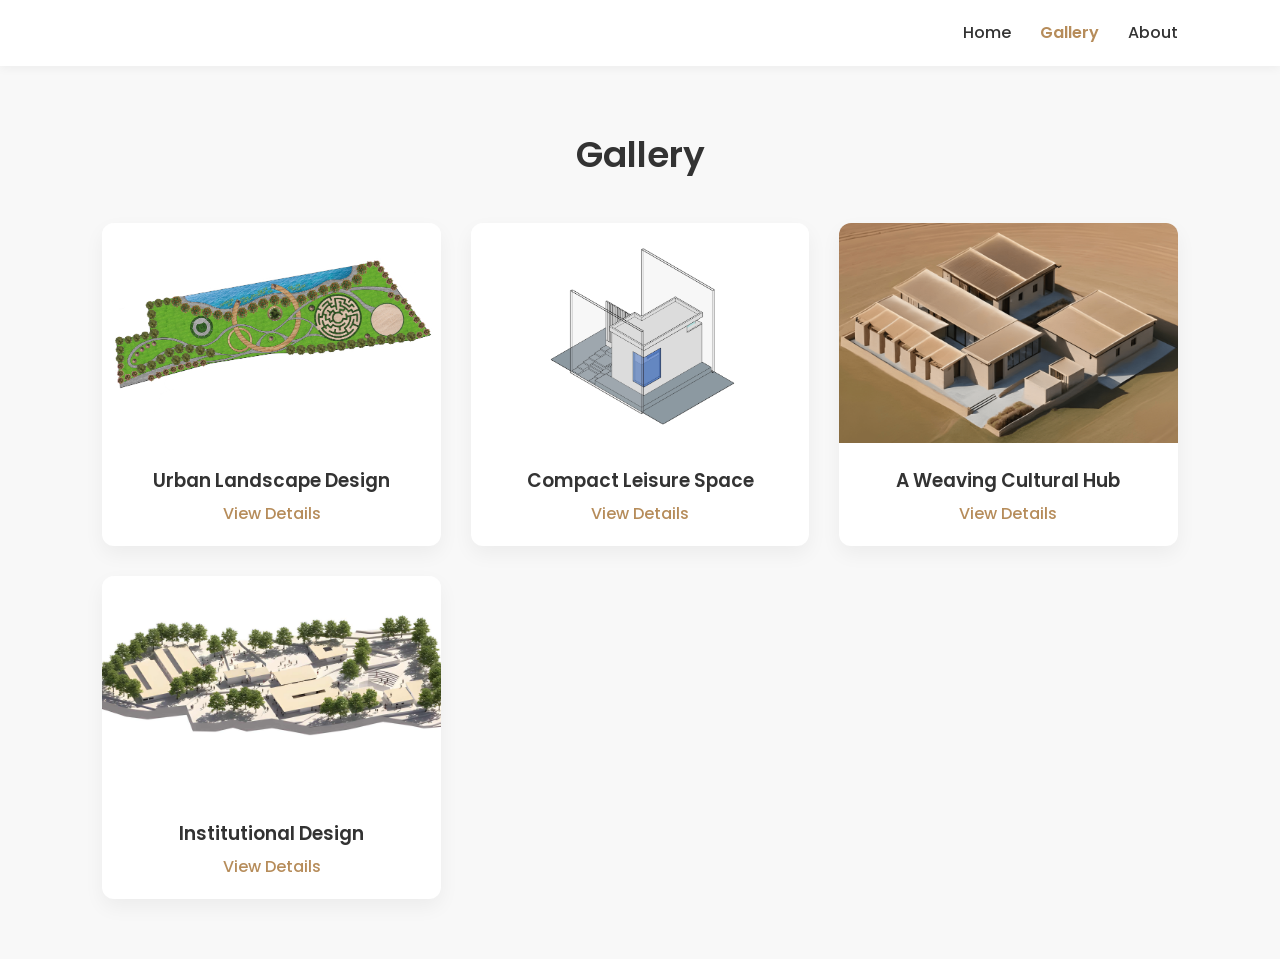
<file: gallery.html>
<!DOCTYPE html>
<html lang="en">
<head>
  <meta charset="UTF-8">
  <meta name="viewport" content="width=device-width, initial-scale=1.0">
  <title>Gallery </title>
  <link rel="stylesheet" href="style.css">
  <link href="https://fonts.googleapis.com/css2?family=Poppins:wght@300;500;700&display=swap" rel="stylesheet">
</head>

<body>

<header>
  <div class="logo"></div>
  <nav>
    <a href="index.html">Home</a>
    <a href="gallery.html" class="active">Gallery</a>
    <a href="index.html#about">About</a>
    
  </nav>
</header>

<section class="gallery-page">
  <h1>Gallery</h1>

  <div class="gallery-grid">

    <div class="project-card">
      <img src="PROJECT 1.png">
      <h3>Urban Landscape Design</h3>
      
      <a href="project1.html">View Details</a>
    </div>

    <div class="project-card">
      <img src="PROJECT 2.png">
      <h3>Compact Leisure Space</h3>
      
      <a href="project2.html">View Details</a>
    </div>

    <div class="project-card">
      <img src="PROJECT 3.png">
      <h3>A Weaving Cultural Hub</h3>
      
      <a href="project3.html">View Details</a>
    </div>

    <div class="project-card">
      <img src="PROJECT 4.jpg.jpeg">
      <h3>Institutional Design</h3>
      
      <a href="project4.html">View Details</a>
    </div>

   

  </div>
</section>



</body>
</html>
</file>
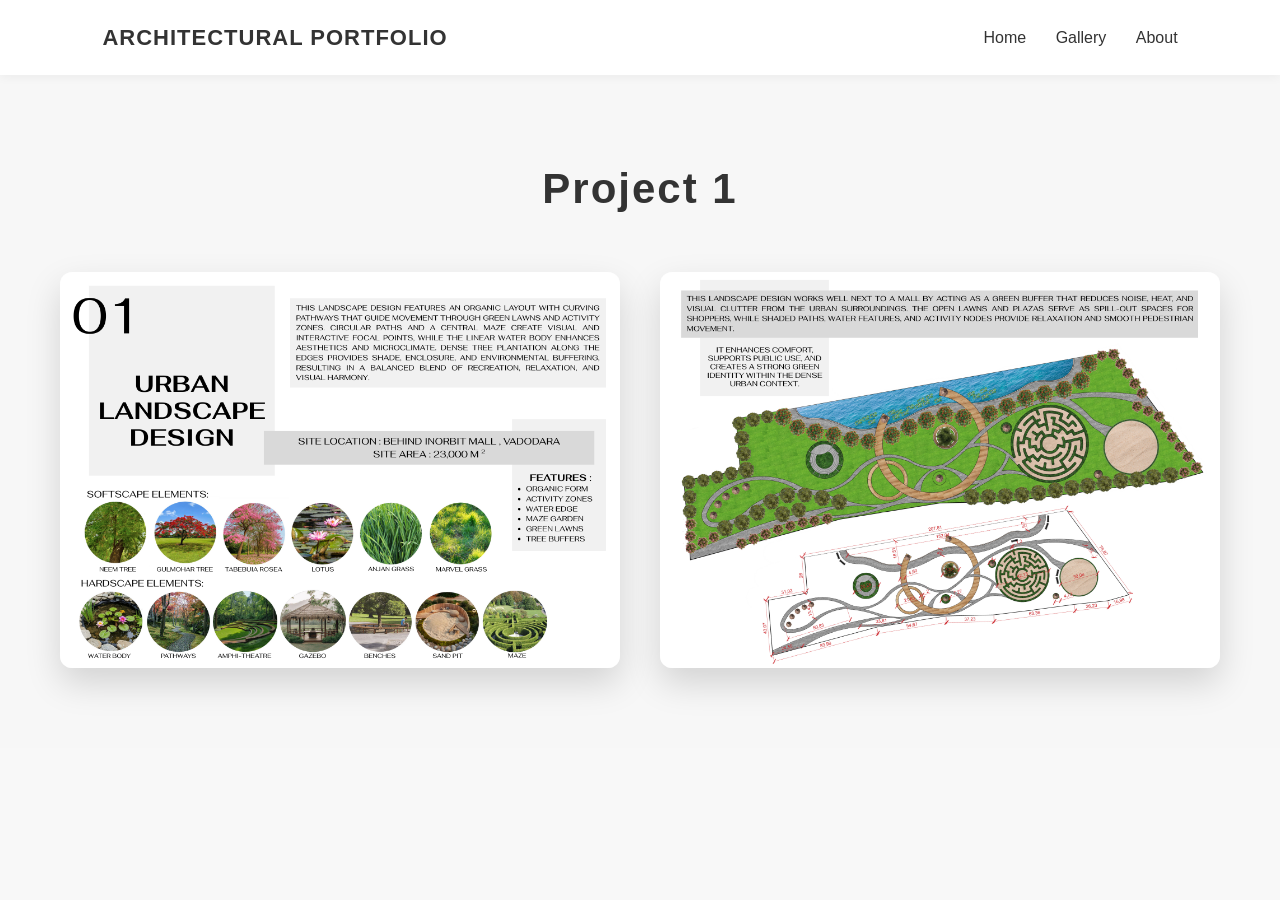
<file: project1.html>
<!DOCTYPE html>
<html lang="en">
<head>
<meta charset="UTF-8">
<title>Project 1</title>
<link rel="stylesheet" href="style.css">
</head>

<body>

<header>
  <div class="logo">ARCHITECTURAL PORTFOLIO</div>
  <nav>
    <a href="index.html">Home</a>
    <a href="gallery.html">Gallery</a>
    <a href="index.html#about">About</a>
  </nav>
</header>

<section class="project-page">

<h1>Project 1</h1>

<div class="project-gallery">

<img src="PROJECT 1 PG-01.png" alt="Project Image 1">

<img src="PROJECT 1 PG-02.png" alt="Project Image 2">

</div>

</section>

</body>
</html>
</file>
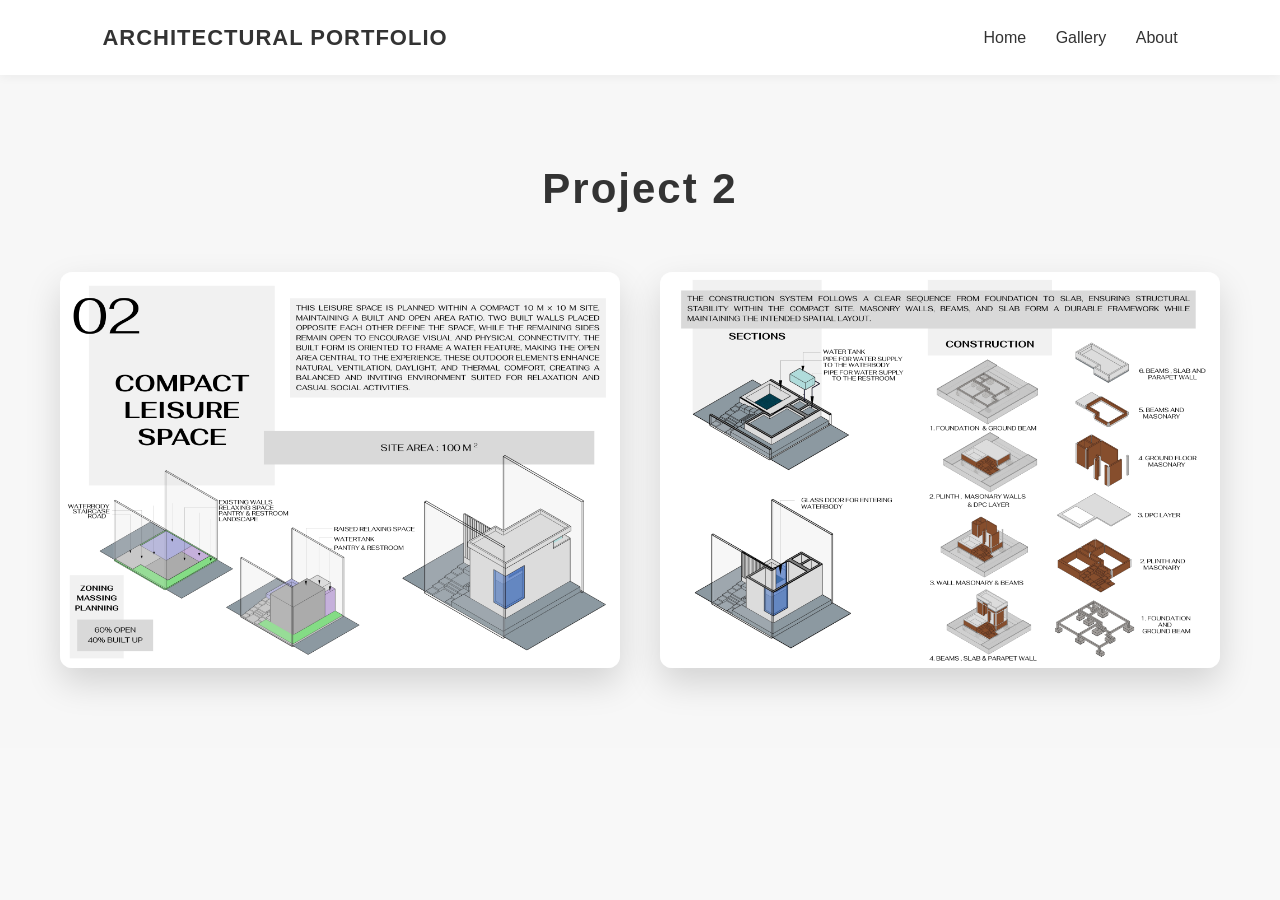
<file: project2.html>
<!DOCTYPE html>
<html lang="en">
<head>
<meta charset="UTF-8">
<title>Project 2</title>
<link rel="stylesheet" href="style.css">
</head>

<body>

<header>
  <div class="logo">ARCHITECTURAL PORTFOLIO</div>
  <nav>
    <a href="index.html">Home</a>
    <a href="gallery.html">Gallery</a>
    <a href="index.html#about">About</a>
  </nav>
</header>

<section class="project-page">

<h1>Project 2</h1>

<div class="project-gallery">

<img src="PROJECT 2 PG-01.png" alt="Project Image 1">

<img src="PROJECT 2 PG-02.png" alt="Project Image 2">

</div>

</section>

</body>
</html>
</file>
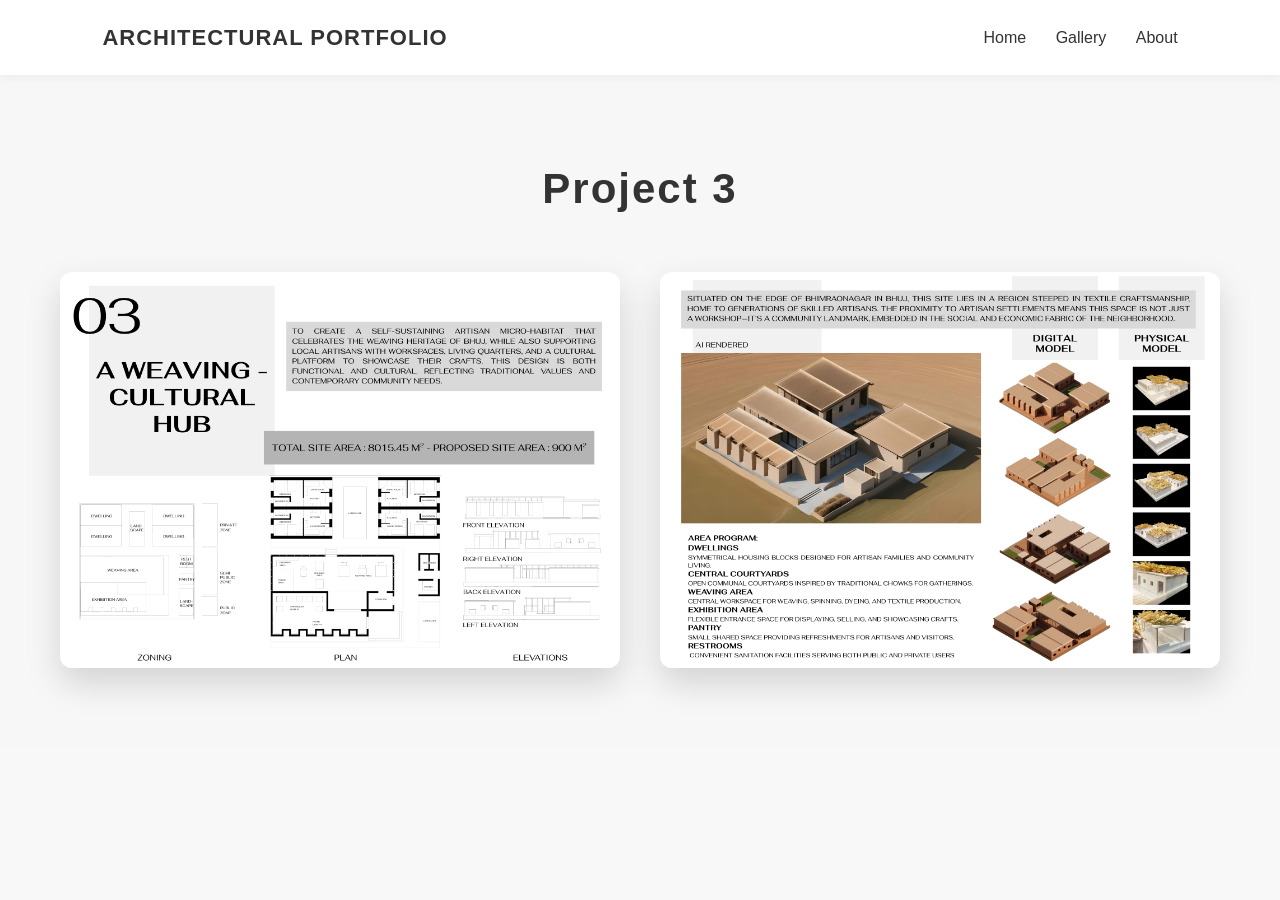
<file: project3.html>
<!DOCTYPE html>
<html lang="en">
<head>
<meta charset="UTF-8">
<title>Project 3</title>
<link rel="stylesheet" href="style.css">
</head>

<body>

<header>
  <div class="logo">ARCHITECTURAL PORTFOLIO</div>
  <nav>
    <a href="index.html">Home</a>
    <a href="gallery.html">Gallery</a>
    <a href="index.html#about">About</a>
  </nav>
</header>

<section class="project-page">

<h1>Project 3</h1>

<div class="project-gallery">

<img src="PROJECT 3 PG-01.png" alt="Project Image 1">

<img src="PROJECT 3 PG-02.png" alt="Project Image 2">

</div>

</section>

</body>
</html>
</file>
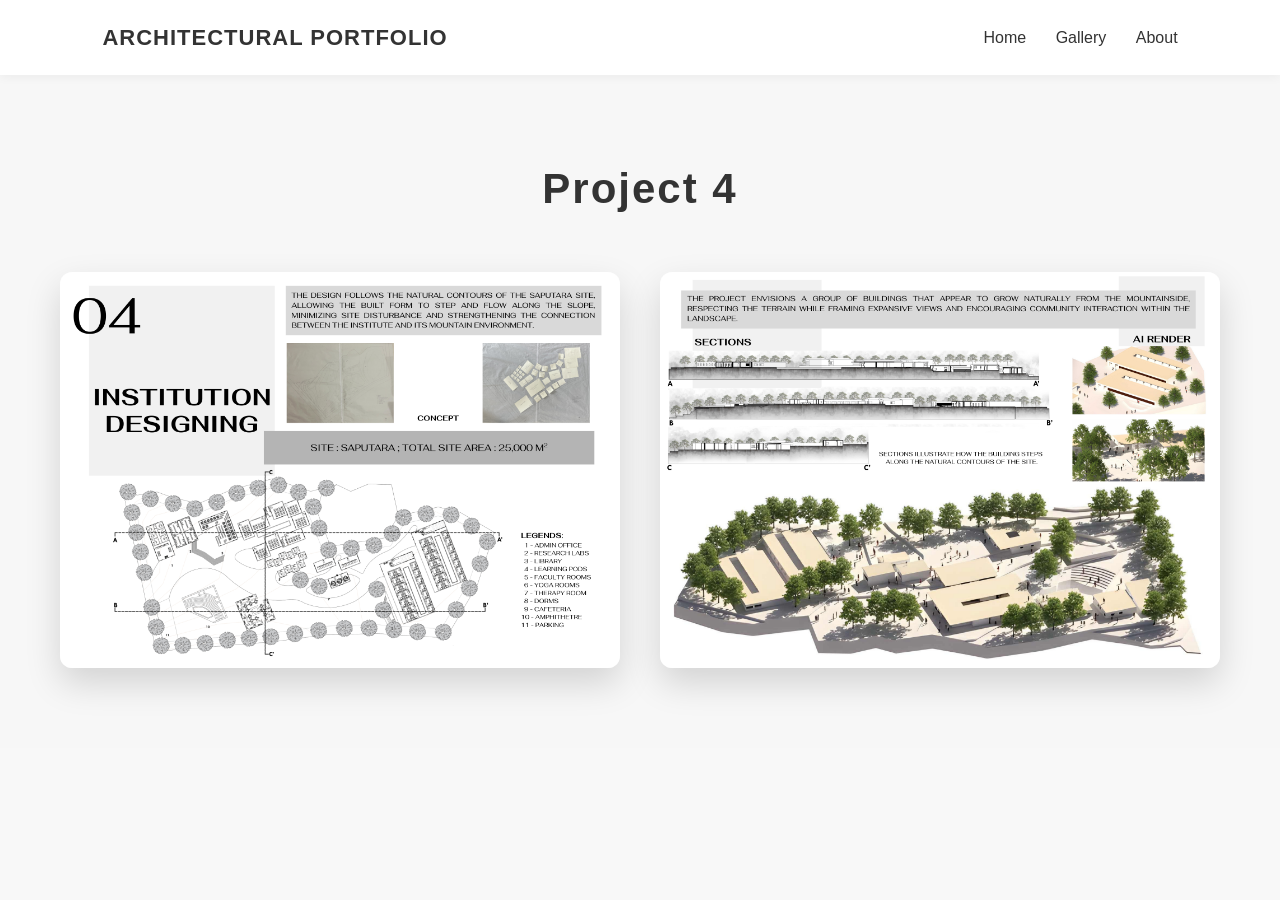
<file: project4.html>
<!DOCTYPE html>
<html lang="en">
<head>
<meta charset="UTF-8">
<title>Project 4</title>
<link rel="stylesheet" href="style.css">
</head>

<body>

<header>
  <div class="logo">ARCHITECTURAL PORTFOLIO</div>
  <nav>
    <a href="index.html">Home</a>
    <a href="gallery.html">Gallery</a>
    <a href="index.html#about">About</a>
  </nav>
</header>

<section class="project-page">

<h1>Project 4</h1>

<div class="project-gallery">

<img src="PROJECT 4 PG-01.png" alt="Project Image 1">

<img src="PROJECT 4 PG-02.png" alt="Project Image 2">

</div>

</section>

</body>
</html>
</file>
<file: style.css>
/* =============================== */
/* GLOBAL RESET */
/* =============================== */

* {
  margin: 0;
  padding: 0;
  box-sizing: border-box;
}

body {
  font-family: 'Poppins', sans-serif;
  background: #f5f7f9;
  color: #111;
  scroll-behavior: smooth;
}

/* =============================== */
/* HEADER */
/* =============================== */

header {
  display: flex;
  justify-content: space-between;
  align-items: center;
  padding: 25px 8%;
  background: white;
  position: sticky;
  top: 0;
  z-index: 1000;
  box-shadow: 0 5px 20px rgba(0,0,0,0.05);
}

.logo {
  font-size: 22px;
  font-weight: 600;
  letter-spacing: 1px;
}

nav a {
  margin-left: 30px;
  text-decoration: none;
  color: #111;
  font-weight: 500;
  position: relative;
  transition: 0.3s ease;
}

nav a::after {
  content: "";
  position: absolute;
  width: 0%;
  height: 2px;
  left: 0;
  bottom: -5px;
  background: #2e5e6b;
  transition: 0.3s;
}

nav a:hover::after {
  width: 100%;
}

.active {
  color: #2e5e6b;
  font-weight: 600;
}

/* =============================== */
/* HERO SECTION */
/* =============================== */

.hero {
  height: 95vh;
  background: linear-gradient(rgba(0,0,0,0.45), rgba(0,0,0,0.45)),
              url("hero.jpg") center/cover no-repeat;
  display: flex;
  justify-content: center;
  align-items: center;
  text-align: center;
  color: white;
}

.hero-content {
  max-width: 800px;
}

.hero h1 {
  font-size: 55px;
  letter-spacing: 3px;
  font-weight: 700;
}

.hero p {
  margin-top: 20px;
  font-size: 18px;
  opacity: 0.9;
}

.hero button {
  margin-top: 30px;
  padding: 14px 30px;
  background: #2e5e6b;
  border: none;
  color: white;
  font-weight: 500;
  border-radius: 40px;
  cursor: pointer;
  transition: 0.3s ease;
}

.hero button:hover {
  background: #1e3f47;
  transform: translateY(-3px);
}

/* =============================== */
/* ABOUT SECTION */
/* =============================== */

.about {
  padding: 100px 15%;
  text-align: center;
  background: white;
}

.about h2 {
  font-size: 40px;
  margin-bottom: 30px;
}

.about p {
  line-height: 1.8;
  color: #555;
  font-size: 16px;
  max-width: 800px;
  margin: auto;
}

.about button {
  margin-top: 40px;
  padding: 12px 28px;
  border-radius: 30px;
  border: 2px solid #2e5e6b;
  background: transparent;
  color: #2e5e6b;
  cursor: pointer;
  transition: 0.3s;
}

.about button:hover {
  background: #2e5e6b;
  color: white;
}

/* =============================== */
/* FEATURED PROJECT SLIDER */
/* =============================== */

.featured-project {
  padding: 100px 0;
  background: #f4f6f8;
  text-align: center;
}

.project-container {
  position: relative;
  width: 75%;
  max-width: 1100px;
  margin: auto;
}

.featured-image {
  width: 100%;
  height: 550px;
  object-fit: cover;
  border-radius: 20px;
  box-shadow: 0 30px 60px rgba(0,0,0,0.15);
  transition: 0.4s ease;
}

.featured-image:hover {
  transform: scale(1.01);
}

.nav-btn {
  position: absolute;
  top: 50%;
  transform: translateY(-50%);
  background: rgba(255,255,255,0.9);
  border: none;
  width: 45px;
  height: 45px;
  border-radius: 50%;
  font-size: 20px;
  cursor: pointer;
  box-shadow: 0 10px 25px rgba(0,0,0,0.15);
  transition: 0.3s;
}

.nav-btn:hover {
  background: #2e5e6b;
  color: white;
}

.nav-btn.left {
  left: -25px;
}

.nav-btn.right {
  right: -25px;
}

.project-details {
  margin-top: 40px;
  max-width: 900px;
  margin-left: auto;
  margin-right: auto;
}

.project-details h3 {
  font-size: 28px;
  margin-bottom: 15px;
}

.project-details p {
  color: #555;
  line-height: 1.8;
  font-size: 16px;
}

/* =============================== */
/* PROJECT PREVIEW */
/* =============================== */

.projects {
  padding: 100px 0;
  text-align: center;
}

.projects h2 {
  font-size: 38px;
  margin-bottom: 40px;
}

.projects img {
  width: 70%;
  max-width: 900px;
  height: auto;
  border-radius: 20px;
  box-shadow: 0 25px 50px rgba(0,0,0,0.1);
}

/* =============================== */
/* 3D MODEL */
/* =============================== */

.model {
  padding: 100px 0;
  text-align: center;
  background: #f0f3f5;
}

.model h2 {
  font-size: 38px;
  margin-bottom: 40px;
}

.model img {
  width: 70%;
  border-radius: 20px;
  box-shadow: 0 25px 50px rgba(0,0,0,0.1);
}

/* =============================== */
/* VIDEO */
/* =============================== */

.video {
  padding: 100px 0;
  text-align: center;
}

.video h2 {
  font-size: 38px;
  margin-bottom: 40px;
}

.video iframe {
  border-radius: 20px;
  box-shadow: 0 25px 50px rgba(0,0,0,0.1);
}

/* =============================== */
/* SKILLS */
/* =============================== */

.skills {
  padding: 100px 0;
  text-align: center;
  background: white;
}

.skills h2 {
  font-size: 38px;
  margin-bottom: 50px;
}

.skill-icons {
  display: flex;
  justify-content: center;
  gap: 40px;
  flex-wrap: wrap;
}

.skill-icons div {
  padding: 20px 35px;
  background: #f4f6f8;
  border-radius: 40px;
  font-weight: 500;
  box-shadow: 0 10px 25px rgba(0,0,0,0.05);
  transition: 0.3s;
}

.skill-icons div:hover {
  transform: translateY(-5px);
  background: #2e5e6b;
  color: white;
}

/* =============================== */
/* FOOTER */
/* =============================== */

footer {
  background: #111;
  color: white;
  text-align: center;
  padding: 50px 20px;
  margin-top: 80px;
}

/* =============================== */
/* RESPONSIVE */
/* =============================== */

@media(max-width: 768px){
  .hero h1 {
    font-size: 35px;
  }

  .project-container {
    width: 90%;
  }

  .featured-image {
    width: 100%;
  height: 60vh;        /* responsive height */
  max-height: 550px;   /* prevents too tall */
  object-fit: cover;
  border-radius: 20px;
  box-shadow: 0 30px 60px rgba(0,0,0,0.15);
  }

  .projects img,
  .model img {
    width: 90%;
  }
}

.project-link {
  text-align: center;
  margin: 80px 0 40px 0;
}

.project-link a {
  text-decoration: none;
}

.project-link h2 {
  font-size: 36px;
  color: #111;
  display: inline-block;
  position: relative;
  transition: 0.3s;
}

.project-link h2::after {
  content: "";
  position: absolute;
  width: 0%;
  height: 3px;
  left: 0;
  bottom: -8px;
  background: #2e5e6b;
  transition: 0.3s;
}

.project-link h2:hover {
  color: #2e5e6b;
}

.project-link h2:hover::after {
  width: 100%;
}
img {
  max-width: 100%;
  height: auto;
}
/* ============================= */
/* RESPONSIVE DESIGN */
/* ============================= */

@media (max-width: 1024px) {
  .project-container {
    width: 90%;
  }

  .hero h1 {
    font-size: 40px;
  }
}

@media (max-width: 768px) {

  /* Navbar */
  header {
    flex-direction: column;
    padding: 20px;
  }

  nav {
    margin-top: 10px;
  }

  nav a {
    margin: 0 10px;
  }

  /* Hero */
  .hero {
    height: 80vh;
    padding: 20px;
  }

  .hero h1 {
    font-size: 30px;
  }

  .hero p {
    font-size: 14px;
  }

  /* Slider */
  .featured-image {
    height: 300px;
  }

  .nav-btn {
    width: 35px;
    height: 35px;
    font-size: 16px;
  }

  .nav-btn.left {
    left: 5px;
  }

  .nav-btn.right {
    right: 5px;
  }

  /* Sections spacing */
  .about,
  .projects,
  .model,
  .video,
  .skills {
    padding: 60px 20px;
  }

  .project-details h3 {
    font-size: 20px;
  }

  .project-details p {
    font-size: 14px;
  }

  iframe {
    width: 100%;
    height: 250px;
  }
}
/* Reset */
* {
  margin: 0;
  padding: 0;
  box-sizing: border-box;
}

/* Body */
body {
  font-family: 'Poppins', sans-serif;
  background-color: #f8f8f8;
  color: #333;
  line-height: 1.6;
}

/* Header */
header {
  display: flex;
  justify-content: space-between;
  align-items: center;
  padding: 20px 8%;
  background: white;
  box-shadow: 0 2px 10px rgba(0,0,0,0.05);
  position: sticky;
  top: 0;
  z-index: 1000;
}

.logo {
  font-size: 22px;
  font-weight: 700;
  letter-spacing: 1px;
}

nav a {
  text-decoration: none;
  color: #333;
  margin-left: 25px;
  font-weight: 500;
  transition: 0.3s ease;
}

nav a:hover,
nav a.active {
  color: #b68c5a;
}

/* Gallery Section */
.gallery-page {
  padding: 60px 8%;
  text-align: center;
}

.gallery-page h1 {
  font-size: 36px;
  margin-bottom: 40px;
  font-weight: 600;
}

/* Grid Layout */
.gallery-grid {
  display: grid;
  grid-template-columns: repeat(auto-fit, minmax(280px, 1fr));
  gap: 30px;
}

/* Project Card */
.project-card {
  background: white;
  border-radius: 12px;
  overflow: hidden;
  box-shadow: 0 8px 20px rgba(0,0,0,0.05);
  transition: transform 0.3s ease, box-shadow 0.3s ease;
}

.project-card img {
  width: 100%;
  height: 220px;
  object-fit: cover;
}

.project-card h3 {
  margin: 15px 0 5px;
  font-weight: 600;
}

.project-card p {
  color: #777;
  font-size: 14px;
  margin-bottom: 15px;
}

.project-card a {
  display: inline-block;
  margin-bottom: 20px;
  text-decoration: none;
  color: #b68c5a;
  font-weight: 500;
  transition: 0.3s ease;
}

.project-card a:hover {
  text-decoration: underline;
}

/* Hover Effect */
.project-card:hover {
  transform: translateY(-8px);
  box-shadow: 0 12px 25px rgba(0,0,0,0.1);
}

/* Footer */
footer {
  text-align: center;
  padding: 30px 10%;
  background: white;
  margin-top: 60px;
  font-size: 14px;
  color: #666;
}

/* Responsive Adjustments */
@media (max-width: 768px) {
  header {
    flex-direction: column;
  }

  nav {
    margin-top: 10px;
  }

  nav a {
    margin: 0 10px;
  }

  .gallery-page h1 {
    font-size: 28px;
  }
}
/* PROJECT 1 PAGE */

.project-page{
  padding:80px 60px;
  background:#f7f7f7;
  text-align:center;
}

.project-page h1{
  font-family:'Poppins', sans-serif;
  font-size:42px;
  margin-bottom:50px;
  letter-spacing:2px;
}

/* image container */

.project-gallery{
  display:grid;
  grid-template-columns:repeat(auto-fit, minmax(400px,1fr));
  gap:40px;
  max-width:1200px;
  margin:auto;
}

/* images */

.project-gallery img{
  width:100%;
  height:auto;
  border-radius:12px;
  box-shadow:0 15px 35px rgba(0,0,0,0.15);
  transition:transform 0.4s ease, box-shadow 0.4s ease;
  cursor:pointer;
}

/* hover effect */

.project-gallery img:hover{
  transform:scale(1.05);
  box-shadow:0 20px 45px rgba(0,0,0,0.25);
}

/* responsive for mobile */

@media (max-width:768px){
  
.project-page{
  padding:60px 20px;
}

.project-gallery{
  grid-template-columns:1fr;
}

.project-page h1{
  font-size:32px;
}

}
.project-link p{
  font-size:30px;
  margin-top:8px;
  font-weight:500;
  letter-spacing:1px;
}
.hero{
height:100vh;
background-image: url("MAINSS.jpg.jpeg");
background-size: cover;
background-position: center;
display:flex;
align-items:center;
justify-content:center;
text-align:center;
color:white;
}
.hero::before{
content:"";
position:absolute;
top:0;
left:0;
width:100%;
height:100%;
background:rgba(0,0,0,0.35);
}

.hero-content{
position:relative;
z-index:2;
}
</file>
